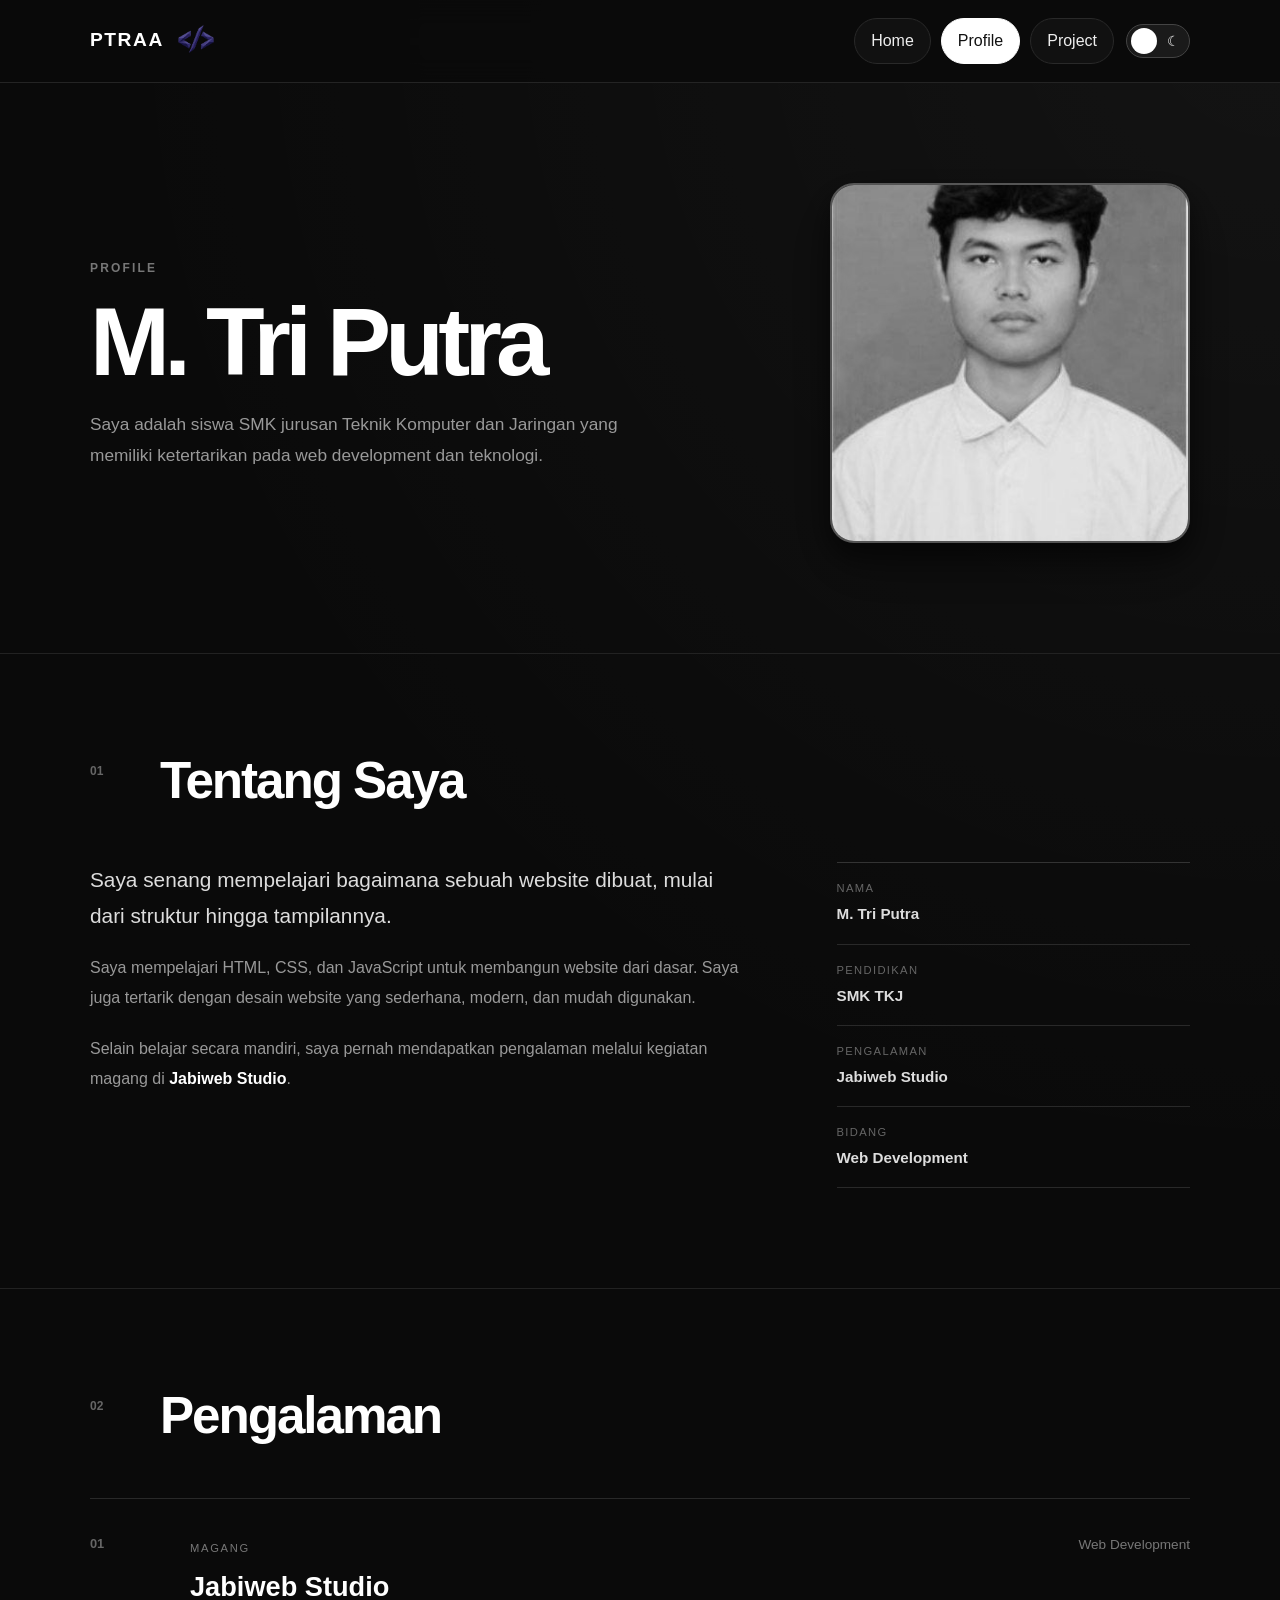
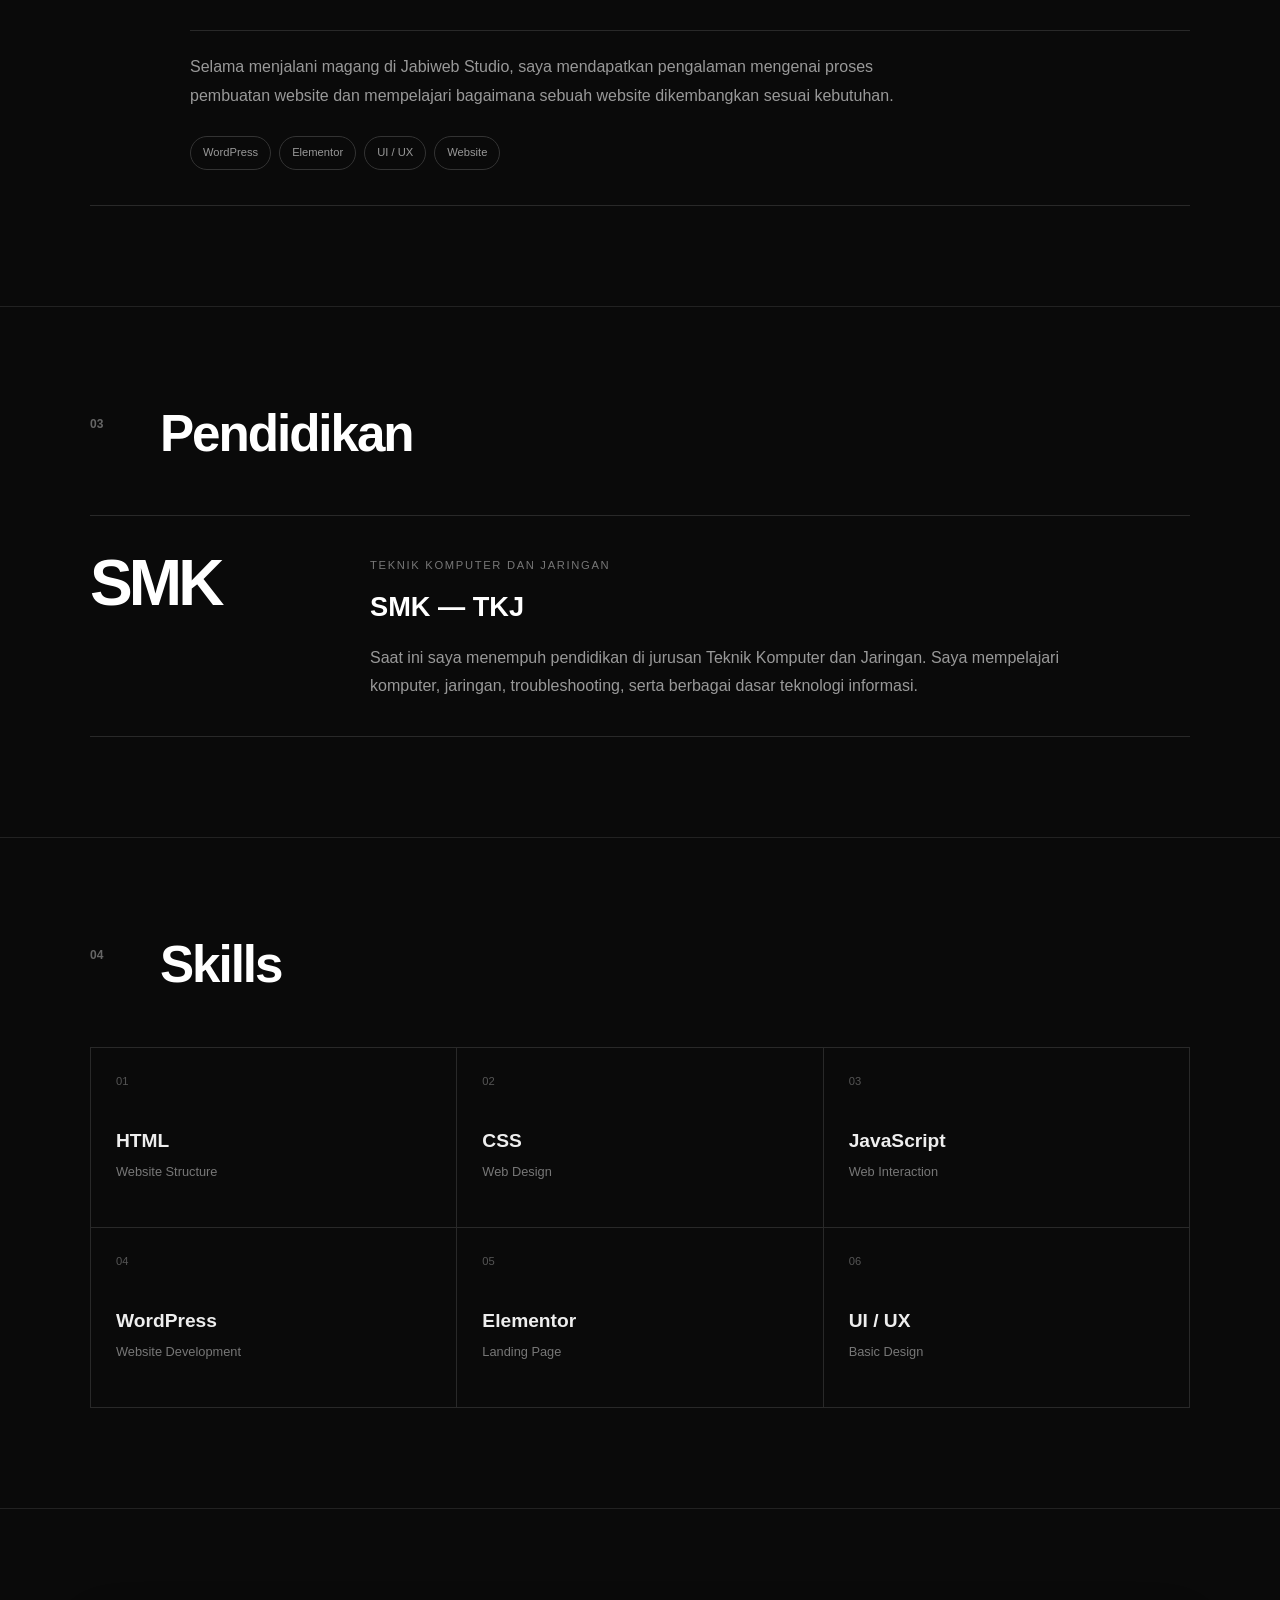
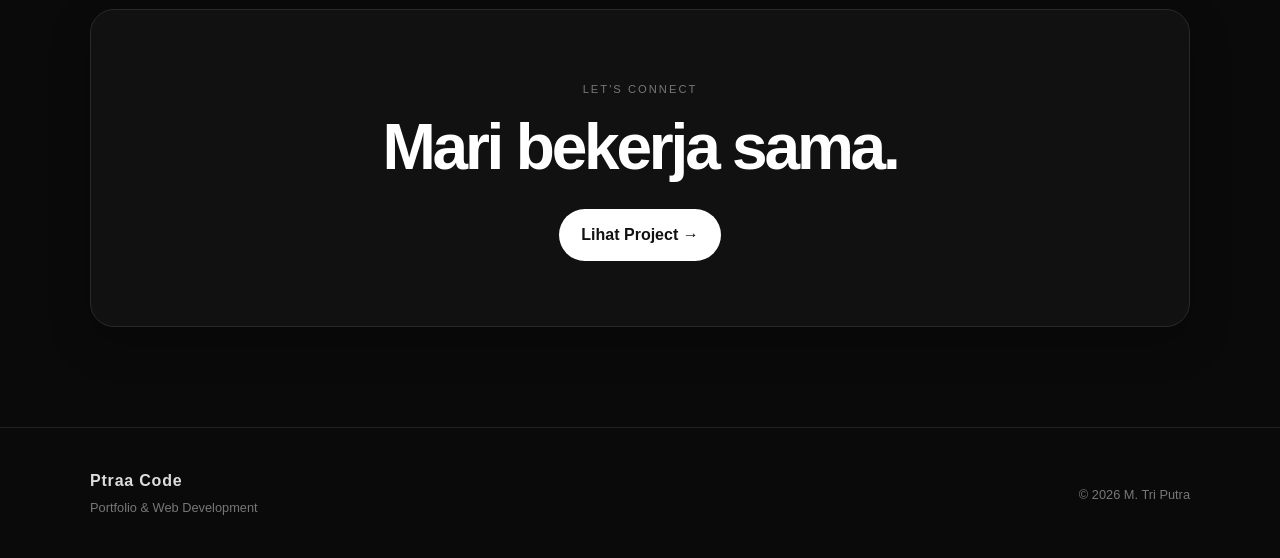
<file: profile.html>
<!DOCTYPE html>

<html lang="id">
<head>
  <meta charset="UTF-8">
  <meta name="viewport" content="width=device-width, initial-scale=1.0">
  <title>Profile | M. Tri Putra</title>
  <link rel="stylesheet" href="profile.css">
</head>

<body>

  <!-- ================= HEADER ================= -->

  <header>
  <div class="container">
    <nav>

      <a href="index.html" class="brand">
        <span>PTRAA</span>
        <img src="img/logo.jpg" alt="Ptraa Code">
      </a>

      <div class="nav-right">

        <div class="nav-links" id="navLinks">
          <a href="index.html">Home</a>
          <a href="profile.html" class="active">Profile</a>
          <a href="project.html">Project</a>
        </div>

        <button
          class="theme-toggle"
          id="themeToggle"
          aria-label="Ganti tema"
        >
          <span class="toggle-circle"></span>
          <span class="theme-icon moon">☾</span>
          <span class="theme-icon sun">☀</span>
        </button>

        <button
          class="menu-toggle"
          id="menuToggle"
          aria-label="Buka menu"
          aria-expanded="false"
        >
          <span></span>
          <span></span>
          <span></span>
        </button>

      </div>

    </nav>
  </div>
</header>

  <!-- ================= PROFILE ================= -->

  <main>


<!-- INTRO -->
<section class="profile-intro">
  <div class="container">

    <div class="intro-grid">

      <div class="intro-text">

        <span class="small-title">
          PROFILE
        </span>

        <h1>
          M. Tri Putra
        </h1>

        <p>
          Saya adalah siswa SMK jurusan Teknik Komputer
          dan Jaringan yang memiliki ketertarikan pada
          web development dan teknologi.
        </p>

      </div>

      <div class="intro-photo">
        <img
          src="img/ptraa.jpg"
          alt="M. Tri Putra"
        >
      </div>

    </div>

  </div>
</section>


<!-- ABOUT -->
<section class="profile-section">
  <div class="container">

    <div class="section-title">
      <span>01</span>
      <h2>Tentang Saya</h2>
    </div>

    <div class="about-content">

      <div class="about-main">

        <p class="big-text">
          Saya senang mempelajari bagaimana sebuah
          website dibuat, mulai dari struktur hingga
          tampilannya.
        </p>

        <p>
          Saya mempelajari HTML, CSS, dan JavaScript
          untuk membangun website dari dasar. Saya juga
          tertarik dengan desain website yang sederhana,
          modern, dan mudah digunakan.
        </p>

        <p>
          Selain belajar secara mandiri, saya pernah
          mendapatkan pengalaman melalui kegiatan magang
          di <strong>Jabiweb Studio</strong>.
        </p>

      </div>

      <div class="about-info">

        <div>
          <span>Nama</span>
          <strong>M. Tri Putra</strong>
        </div>

        <div>
          <span>Pendidikan</span>
          <strong>SMK TKJ</strong>
        </div>

        <div>
          <span>Pengalaman</span>
          <strong>Jabiweb Studio</strong>
        </div>

        <div>
          <span>Bidang</span>
          <strong>Web Development</strong>
        </div>

      </div>

    </div>

  </div>
</section>


<!-- EXPERIENCE -->
<section class="profile-section">
  <div class="container">

    <div class="section-title">
      <span>02</span>
      <h2>Pengalaman</h2>
    </div>

    <div class="experience">

      <div class="experience-number">
        01
      </div>

      <div class="experience-content">

        <div class="experience-heading">

          <div>
            <span>MAGANG</span>

            <h3>
              Jabiweb Studio
            </h3>
          </div>

          <p>
            Web Development
          </p>

        </div>

        <div class="experience-line"></div>

        <p>
          Selama menjalani magang di Jabiweb Studio,
          saya mendapatkan pengalaman mengenai proses
          pembuatan website dan mempelajari bagaimana
          sebuah website dikembangkan sesuai kebutuhan.
        </p>

        <div class="tags">
          <span>WordPress</span>
          <span>Elementor</span>
          <span>UI / UX</span>
          <span>Website</span>
        </div>

      </div>

    </div>

  </div>
</section>


<!-- EDUCATION -->
<section class="profile-section">
  <div class="container">

    <div class="section-title">
      <span>03</span>
      <h2>Pendidikan</h2>
    </div>

    <div class="education">

      <div class="education-year">
        SMK
      </div>

      <div class="education-content">

        <span>
          TEKNIK KOMPUTER DAN JARINGAN
        </span>

        <h3>
          SMK — TKJ
        </h3>

        <p>
          Saat ini saya menempuh pendidikan di jurusan
          Teknik Komputer dan Jaringan. Saya mempelajari
          komputer, jaringan, troubleshooting, serta
          berbagai dasar teknologi informasi.
        </p>

      </div>

    </div>

  </div>
</section>


<!-- SKILLS -->
<section class="profile-section">
  <div class="container">

    <div class="section-title">
      <span>04</span>
      <h2>Skills</h2>
    </div>

    <div class="skills">

      <div class="skill">
        <span>01</span>
        <strong>HTML</strong>
        <p>Website Structure</p>
      </div>

      <div class="skill">
        <span>02</span>
        <strong>CSS</strong>
        <p>Web Design</p>
      </div>

      <div class="skill">
        <span>03</span>
        <strong>JavaScript</strong>
        <p>Web Interaction</p>
      </div>

      <div class="skill">
        <span>04</span>
        <strong>WordPress</strong>
        <p>Website Development</p>
      </div>

      <div class="skill">
        <span>05</span>
        <strong>Elementor</strong>
        <p>Landing Page</p>
      </div>

      <div class="skill">
        <span>06</span>
        <strong>UI / UX</strong>
        <p>Basic Design</p>
      </div>

    </div>

  </div>
</section>


<!-- CTA -->
<section class="profile-contact">
  <div class="container">

    <div class="contact-box">

      <span>
        LET'S CONNECT
      </span>

      <h2>
        Mari bekerja sama.
      </h2>

      <a
        href="project.html"
        class="btn"
      >
        Lihat Project →
      </a>

    </div>

  </div>
</section>


  </main>

  <!-- ================= FOOTER ================= -->

  <footer>
    <div class="container">


  <div class="footer-inner">

    <div>
      <strong>Ptraa Code</strong>
      <p>
        Portfolio & Web Development
      </p>
    </div>

    <p>
      © 2026 M. Tri Putra
    </p>

  </div>

</div>


  </footer>

  <script src="profile.js"></script>

  
</body>
</html>
</file>
<file: profile.css>
/* =========================================================
   GLOBAL
========================================================= */

* {
  box-sizing: border-box;
}

html {
  scroll-behavior: smooth;
}

body {
  margin: 0;
  font-family: Arial, Helvetica, sans-serif;
  background:
    radial-gradient(
      circle at top right,
      rgba(255, 255, 255, 0.04),
      transparent 30%
    ),
    #0a0a0a;
  color: #f5f5f5;
  line-height: 1.6;
}

img {
  max-width: 100%;
}

.container {
  width: min(1100px, calc(100% - 32px));
  margin: 0 auto;
}


/* =========================================================
   HEADER
========================================================= */

header {
  position: sticky;
  top: 0;
  z-index: 1000;
  background: rgba(10, 10, 10, 0.92);
  border-bottom: 1px solid #242424;
  backdrop-filter: blur(14px);
  -webkit-backdrop-filter: blur(14px);
}

nav {
  min-height: 80px;
  display: flex;
  align-items: center;
  justify-content: space-between;
  padding: 18px 0;
  gap: 20px;
}

.brand {
  display: inline-flex;
  align-items: center;
  gap: 10px;
  color: #ffffff;
  text-decoration: none;
  font-size: 1.2rem;
  font-weight: 700;
  letter-spacing: 0.08em;
  text-transform: uppercase;
}

.brand img {
  width: 44px;
  height: 44px;
  object-fit: contain;
  border-radius: 8px;
}

.nav-right {
  display: flex;
  align-items: center;
  gap: 12px;
}

.nav-links {
  display: flex;
  align-items: center;
  gap: 10px;
}

.nav-links a {
  padding: 9px 16px;
  color: #eeeeee;
  background: #111111;
  border: 1px solid #292929;
  border-radius: 34px;
  text-decoration: none;
  transition:
    background 0.25s ease,
    color 0.25s ease,
    border-color 0.25s ease,
    transform 0.25s ease;
}

.nav-links a:hover {
  background: #ffffff;
  color: #111111;
  border-color: #ffffff;
  transform: translateY(-2px);
}

.nav-links a.active {
  background: #ffffff;
  color: #111111;
  border-color: #ffffff;
}


/* =========================================================
   THEME TOGGLE
========================================================= */

.theme-toggle {
  position: relative;
  width: 64px;
  min-width: 64px;
  height: 34px;
  padding: 0;
  border: 1px solid #444444;
  border-radius: 999px;
  background: #1a1a1a;
  cursor: pointer;
}

.toggle-circle {
  position: absolute;
  top: 3px;
  left: 4px;
  width: 26px;
  height: 26px;
  border-radius: 50%;
  background: #ffffff;
  transition: transform 0.35s ease;
  z-index: 2;
}

.theme-icon {
  position: absolute;
  top: 50%;
  transform: translateY(-50%);
  font-size: 14px;
  pointer-events: none;
  z-index: 3;
}

.moon {
  right: 9px;
  color: #ffffff;
}

.sun {
  left: 9px;
  color: #111111;
  opacity: 0;
}


/* =========================================================
   HAMBURGER
========================================================= */

.menu-toggle {
  display: none;
  width: 38px;
  height: 38px;
  padding: 8px;
  border: 1px solid #292929;
  border-radius: 10px;
  background: #111111;
  cursor: pointer;
  flex-direction: column;
  align-items: center;
  justify-content: center;
  gap: 4px;
}

.menu-toggle span {
  display: block;
  width: 18px;
  height: 2px;
  background: #ffffff;
  border-radius: 2px;
  transition:
    transform 0.25s ease,
    opacity 0.25s ease;
}

.menu-toggle.active span:nth-child(1) {
  transform: translateY(6px) rotate(45deg);
}

.menu-toggle.active span:nth-child(2) {
  opacity: 0;
}

.menu-toggle.active span:nth-child(3) {
  transform: translateY(-6px) rotate(-45deg);
}


/* =========================================================
   INTRO
========================================================= */

.profile-intro {
  padding: 100px 0 110px;
  border-bottom: 1px solid #222222;
}

.intro-grid {
  display: grid;
  grid-template-columns: 1fr 360px;
  align-items: center;
  gap: 80px;
}

.small-title {
  color: #777777;
  font-size: 0.75rem;
  font-weight: 700;
  letter-spacing: 0.18em;
}

.intro-text h1 {
  margin: 16px 0 22px;
  color: #ffffff;
  font-size: clamp(3.5rem, 8vw, 6rem);
  line-height: 0.95;
  letter-spacing: -0.06em;
}

.intro-text p {
  max-width: 580px;
  margin: 0;
  color: #999999;
  font-size: 1.08rem;
  line-height: 1.8;
}


/* =========================================================
   PROFILE PHOTO
========================================================= */

.intro-photo {
  position: relative;
}

.intro-photo img {
  width: 100%;
  aspect-ratio: 1 / 1;
  display: block;
  object-fit: cover;
  border: 2px solid #555555;
  border-radius: 24px;
  filter: grayscale(100%);
  box-shadow:
    0 12px 25px rgba(0, 0, 0, 0.45),
    0 25px 60px rgba(0, 0, 0, 0.35);
  transition:
    transform 0.35s ease,
    box-shadow 0.35s ease,
    border-color 0.35s ease,
    filter 0.35s ease;
}

.intro-photo img:hover {
  transform: translateY(-8px) scale(1.02);
  border-color: #ffffff;
  filter: grayscale(0%);
  box-shadow:
    0 18px 35px rgba(0, 0, 0, 0.55),
    0 35px 80px rgba(0, 0, 0, 0.45);
}


/* =========================================================
   SECTION
========================================================= */

.profile-section {
  padding: 100px 0;
  border-bottom: 1px solid #222222;
}

.section-title {
  display: grid;
  grid-template-columns: 50px 1fr;
  gap: 20px;
  margin-bottom: 55px;
}

.section-title > span {
  padding-top: 8px;
  color: #666666;
  font-size: 0.75rem;
  font-weight: 700;
}

.section-title h2 {
  margin: 0;
  color: #ffffff;
  font-size: clamp(2rem, 4vw, 3.2rem);
  line-height: 1.05;
  letter-spacing: -0.04em;
}


/* =========================================================
   ABOUT
========================================================= */

.about-content {
  display: grid;
  grid-template-columns: 1.3fr 0.7fr;
  gap: 90px;
}

.about-main p {
  margin: 0 0 20px;
  color: #999999;
  line-height: 1.9;
}

.about-main .big-text {
  color: #dddddd;
  font-size: 1.3rem;
  line-height: 1.7;
}

.about-main strong {
  color: #ffffff;
}

.about-info {
  border-top: 1px solid #333333;
}

.about-info > div {
  display: flex;
  flex-direction: column;
  gap: 4px;
  padding: 17px 0;
  border-bottom: 1px solid #292929;
}

.about-info span {
  color: #666666;
  font-size: 0.7rem;
  text-transform: uppercase;
  letter-spacing: 0.12em;
}

.about-info strong {
  color: #dddddd;
  font-size: 0.95rem;
}


/* =========================================================
   EXPERIENCE
========================================================= */

.experience {
  display: grid;
  grid-template-columns: 70px 1fr;
  gap: 30px;
  padding: 35px 0;
  border-top: 1px solid #292929;
  border-bottom: 1px solid #292929;
}

.experience-number {
  color: #666666;
  font-size: 0.8rem;
  font-weight: 700;
}

.experience-heading {
  display: flex;
  align-items: flex-start;
  justify-content: space-between;
  gap: 20px;
}

.experience-heading span {
  color: #777777;
  font-size: 0.7rem;
  letter-spacing: 0.15em;
}

.experience-heading h3 {
  margin: 5px 0 0;
  color: #ffffff;
  font-size: 1.7rem;
}

.experience-heading p {
  margin: 0;
  color: #777777;
  font-size: 0.85rem;
}

.experience-line {
  height: 1px;
  margin: 22px 0;
  background: #292929;
}

.experience-content > p {
  max-width: 720px;
  color: #999999;
  line-height: 1.8;
}

.tags {
  display: flex;
  flex-wrap: wrap;
  gap: 8px;
  margin-top: 25px;
}

.tags span {
  padding: 7px 12px;
  color: #999999;
  border: 1px solid #333333;
  border-radius: 999px;
  font-size: 0.7rem;
}


/* =========================================================
   EDUCATION
========================================================= */

.education {
  display: grid;
  grid-template-columns: 220px 1fr;
  gap: 60px;
  padding: 35px 0;
  border-top: 1px solid #292929;
  border-bottom: 1px solid #292929;
}

.education-year {
  color: #ffffff;
  font-size: 4rem;
  font-weight: 700;
  line-height: 1;
  letter-spacing: -0.06em;
}

.education-content > span {
  color: #777777;
  font-size: 0.7rem;
  letter-spacing: 0.15em;
}

.education-content h3 {
  margin: 8px 0 15px;
  color: #ffffff;
  font-size: 1.7rem;
}

.education-content p {
  max-width: 700px;
  margin: 0;
  color: #999999;
  line-height: 1.8;
}


/* =========================================================
   SKILLS
========================================================= */

.skills {
  display: grid;
  grid-template-columns: repeat(3, 1fr);
  border-top: 1px solid #292929;
  border-left: 1px solid #292929;
}

.skill {
  min-height: 180px;
  padding: 25px;
  border-right: 1px solid #292929;
  border-bottom: 1px solid #292929;
  transition:
    background 0.25s ease,
    transform 0.25s ease;
}

.skill:hover {
  background: rgba(46, 1, 88, 0.555);
  transform: translateY(-3px);
}

.skill span {
  display: block;
  margin-bottom: 35px;
  color: #555555;
  font-size: 0.7rem;
}

.skill strong {
  display: block;
  color: #eeeeee;
  font-size: 1.2rem;
}

.skill p {
  margin: 5px 0 0;
  color: #777777;
  font-size: 0.8rem;
}


/* =========================================================
   CTA
========================================================= */

.profile-contact {
  padding: 100px 0;
}

.contact-box {
  padding: 65px;
  text-align: center;
  background: #111111;
  border: 1px solid #292929;
  border-radius: 24px;
  box-shadow: 0 15px 40px rgba(0, 0, 0, 0.25);
}

.contact-box > span {
  color: #777777;
  font-size: 0.7rem;
  letter-spacing: 0.18em;
}

.contact-box h2 {
  margin: 15px 0 30px;
  color: #ffffff;
  font-size: clamp(2.2rem, 5vw, 4rem);
  line-height: 1;
  letter-spacing: -0.05em;
}

.btn {
  display: inline-block;
  padding: 13px 22px;
  color: #111111;
  background: #ffffff;
  border-radius: 999px;
  text-decoration: none;
  font-weight: 700;
  transition:
    transform 0.25s ease,
    background 0.25s ease;
}

.btn:hover {
  background: #dddddd;
  transform: translateY(-2px);
}


/* =========================================================
   FOOTER
========================================================= */

footer {
  background: #0a0a0a;
  color: #777777;
  border-top: 1px solid #222222;
}

.footer-inner {
  min-height: 130px;
  display: flex;
  align-items: center;
  justify-content: space-between;
  gap: 30px;
}

.footer-inner strong {
  color: #dddddd;
  letter-spacing: 0.05em;
}

.footer-inner p {
  margin: 4px 0 0;
  font-size: 0.8rem;
}


/* =========================================================
   LIGHT MODE
========================================================= */

body.light-mode {
  background: #f4f1ec;
  color: #171717;
}

body.light-mode header {
  background: rgba(255, 255, 255, 0.92);
  border-bottom-color: #e5e5e5;
  box-shadow: 0 4px 20px rgba(0, 0, 0, 0.04);
}

body.light-mode .brand {
  color: #111111;
}

body.light-mode .nav-links a {
  background: #ffffff;
  color: #111111;
  border-color: #dddddd;
}

body.light-mode .nav-links a:hover,
body.light-mode .nav-links a.active {
  background: #111111;
  color: #ffffff;
  border-color: #111111;
}

body.light-mode .menu-toggle {
  background: #ffffff;
  border-color: #dddddd;
}

body.light-mode .menu-toggle span {
  background: #111111;
}

body.light-mode .theme-toggle {
  background: #e2e2e2;
  border-color: #cccccc;
}

body.light-mode .toggle-circle {
  transform: translateX(30px);
  background: #111111;
}

body.light-mode .moon {
  opacity: 0;
}

body.light-mode .sun {
  opacity: 1;
}

body.light-mode .profile-intro,
body.light-mode .profile-section {
  border-color: #ddd8d1;
}

body.light-mode .small-title {
  color: #777777;
}

body.light-mode .intro-text h1 {
  color: #111111;
}

body.light-mode .intro-text p {
  color: #68645f;
}

body.light-mode .intro-photo img {
  border-color: #222222;
  filter: grayscale(100%);
  box-shadow:
    0 12px 25px rgba(0, 0, 0, 0.12),
    0 25px 55px rgba(0, 0, 0, 0.08);
}

body.light-mode .intro-photo img:hover {
  border-color: #111111;
  filter: grayscale(0%);
  box-shadow:
    0 18px 35px rgba(0, 0, 0, 0.22),
    0 35px 70px rgba(0, 0, 0, 0.15);
}

body.light-mode .section-title h2 {
  color: #111111;
}

body.light-mode .section-title > span {
  color: #999999;
}

body.light-mode .about-main p {
  color: #68645f;
}

body.light-mode .about-main .big-text {
  color: #292725;
}

body.light-mode .about-main strong {
  color: #111111;
}

body.light-mode .about-info {
  border-color: #d8d4ce;
}

body.light-mode .about-info > div {
  border-color: #ddd8d1;
}

body.light-mode .about-info span {
  color: #999999;
}

body.light-mode .about-info strong {
  color: #292725;
}

body.light-mode .experience {
  border-color: #ddd8d1;
}

body.light-mode .experience-number,
body.light-mode .experience-heading span,
body.light-mode .experience-heading p {
  color: #999999;
}

body.light-mode .experience-heading h3 {
  color: #111111;
}

body.light-mode .experience-line {
  background: #ddd8d1;
}

body.light-mode .experience-content > p {
  color: #68645f;
}

body.light-mode .tags span {
  color: #666666;
  border-color: #d5d1cb;
}

body.light-mode .education {
  border-color: #ddd8d1;
}

body.light-mode .education-year,
body.light-mode .education-content h3 {
  color: #111111;
}

body.light-mode .education-content > span {
  color: #999999;
}

body.light-mode .education-content p {
  color: #68645f;
}

body.light-mode .skills {
  border-color: #ddd8d1;
}

body.light-mode .skill {
  border-color: #ddd8d1;
}

body.light-mode .skill:hover {
  background: #ffffff;
}

body.light-mode .skill span {
  color: #aaaaaa;
}

body.light-mode .skill strong {
  color: #222222;
}

body.light-mode .skill p {
  color: #777777;
}

body.light-mode .contact-box {
  background: #ffffff;
  border-color: #dddddd;
  box-shadow: 0 15px 40px rgba(0, 0, 0, 0.08);
}

body.light-mode .contact-box h2 {
  color: #111111;
}

body.light-mode .contact-box .btn {
  background: #111111;
  color: #ffffff;
}

body.light-mode footer {
  background: #f4f1ec;
  border-color: #e2dfda;
}

body.light-mode .footer-inner strong {
  color: #222222;
}


/* =========================================================
   TABLET
   601px - 900px
========================================================= */

@media (max-width: 900px) {

  .container {
    width: min(100% - 40px, 760px);
  }

  nav {
    min-height: 74px;
  }

  .nav-links {
    gap: 6px;
  }

  .nav-links a {
    padding: 8px 13px;
    font-size: 0.88rem;
  }

  .theme-toggle {
    width: 60px;
    min-width: 60px;
  }

  .profile-intro {
    padding: 75px 0 85px;
  }

  .intro-grid {
    grid-template-columns: 1fr 280px;
    gap: 40px;
  }

  .intro-text h1 {
    font-size: clamp(3rem, 7vw, 5rem);
  }

  .about-content {
    grid-template-columns: 1fr;
    gap: 50px;
  }

  .education {
    grid-template-columns: 150px 1fr;
    gap: 35px;
  }

  .skills {
    grid-template-columns: repeat(2, 1fr);
  }

  .profile-section {
    padding: 80px 0;
  }
}


/* =========================================================
   MOBILE
   <= 600px
========================================================= */


@media (max-width:600px) {

  .container {
    width: calc(100% - 28px);
  }

  /* ================= HEADER ================= */

  nav {
    min-height: 68px;
    padding: 14px 0;
    gap: 8px;
  }

  .brand {
    gap: 8px;
  }

  .brand span {
    display: inline;
    font-size: 1rem;
  }

  .brand img {
    width: 38px;
    height: 38px;
  }

  .nav-right {
    position: relative;
    display: flex;
    align-items: center;
    gap: 6px;
    margin-left: auto;
  }

  .nav-links {
    display: none;
    position: absolute;
    top: 48px;
    right: 0;
    width: 180px;
    padding: 8px;
    flex-direction: column;
    align-items: stretch;
    gap: 5px;
    background: #111;
    border: 1px solid #292929;
    border-radius: 14px;
    box-shadow: 0 12px 30px rgba(0,0,0,.35);
    z-index: 1001;
  }

  .nav-links.active {
    display: flex;
  }

  .nav-links a {
    padding: 10px 12px;
    font-size: .8rem;
    text-align: left;
  }

  /* THEME */

  .theme-toggle {
    order: 1;
    width: 52px;
    min-width: 52px;
    height: 30px;
  }

  .toggle-circle {
    width: 22px;
    height: 22px;
    top: 3px;
    left: 3px;
  }

  body.light-mode .toggle-circle {
    transform: translateX(24px);
  }

  .theme-icon {
    font-size: 12px;
  }

  .moon {
    right: 7px;
  }

  .sun {
    left: 7px;
  }

  /* HAMBURGER */

  .menu-toggle {
    order: 2;
    display: flex;
    width: 38px;
    height: 38px;
    padding: 8px;
    flex-direction: column;
    justify-content: center;
    align-items: center;
    gap: 4px;
    background: #111;
    border: 1px solid #292929;
    border-radius: 10px;
    cursor: pointer;
  }

  .menu-toggle span {
    width: 18px;
    height: 2px;
    background: #fff;
    border-radius: 2px;
    transition: .25s ease;
  }

  .menu-toggle.active span:nth-child(1) {
    transform: translateY(6px) rotate(45deg);
  }

  .menu-toggle.active span:nth-child(2) {
    opacity: 0;
  }

  .menu-toggle.active span:nth-child(3) {
    transform: translateY(-6px) rotate(-45deg);
  }

  body.light-mode .nav-links {
    background: #fff;
    border-color: #ddd;
    box-shadow: 0 12px 30px rgba(0,0,0,.12);
  }

  body.light-mode .menu-toggle {
    background: #fff;
    border-color: #ddd;
  }

  body.light-mode .menu-toggle span {
    background: #111;
  }


  /* ================= INTRO ================= */

  .profile-intro {
    padding: 70px 0 75px;
  }

  .intro-grid {
    grid-template-columns: 1fr;
    gap: 50px;
  }

  .small-title {
    font-size: .72rem;
  }

  .intro-text h1 {
    margin: 16px 0 22px;
    font-size: clamp(3rem, 12vw, 4.5rem);
  }

  .intro-text p {
    max-width: 650px;
    font-size: 1rem;
    line-height: 1.8;
  }

  .intro-photo {
    width: min(100%, 420px);
  }

  .intro-photo img {
    border-radius: 22px;
  }


  /* ================= SECTION ================= */

  .profile-section {
    padding: 75px 0;
  }

  .section-title {
    grid-template-columns: 40px 1fr;
    gap: 15px;
    margin-bottom: 45px;
  }

  .section-title h2 {
    font-size: 2.4rem;
  }


  /* ================= ABOUT ================= */

  .about-content {
    grid-template-columns: 1fr;
    gap: 45px;
  }

  .about-main .big-text {
    font-size: 1.2rem;
  }

  .about-main p {
    line-height: 1.85;
  }


  /* ================= EXPERIENCE ================= */

  .experience {
    grid-template-columns: 60px 1fr;
    gap: 25px;
    padding: 32px 0;
  }

  .experience-heading {
    flex-direction: column;
    gap: 8px;
  }

  .experience-heading h3 {
    font-size: 1.6rem;
  }


  /* ================= EDUCATION ================= */

  .education {
    grid-template-columns: 150px 1fr;
    gap: 30px;
  }

  .education-year {
    font-size: 3.2rem;
  }


  /* ================= SKILLS ================= */

  .skills {
    grid-template-columns: repeat(2, 1fr);
  }

  .skill {
    min-height: 165px;
    padding: 22px;
  }


  /* ================= CONTACT ================= */

  .profile-contact {
    padding: 75px 0;
  }

  .contact-box {
    padding: 50px 30px;
    border-radius: 22px;
  }

  .contact-box h2 {
    font-size: 2.7rem;
  }


  /* ================= FOOTER ================= */

  .footer-inner {
    min-height: 110px;
    flex-direction: column;
    align-items: flex-start;
    justify-content: center;
    gap: 5px;
  }
}


/* ================= SMALL MOBILE ================= */

@media (max-width:400px) {

  .container {
    width: calc(100% - 22px);
  }

  .brand img {
    width: 34px;
    height: 34px;
  }

  .theme-toggle {
    width: 48px;
    min-width: 48px;
    height: 28px;
  }

  .toggle-circle {
    width: 21px;
    height: 21px;
  }

  body.light-mode .toggle-circle {
    transform: translateX(21px);
  }

  .menu-toggle {
    width: 36px;
    height: 36px;
  }

  .nav-links {
    top: 44px;
    width: 170px;
  }

  .profile-intro {
    padding: 55px 0 60px;
  }

  .intro-text h1 {
    font-size: 2.8rem;
  }

  .intro-text p {
    font-size: .92rem;
  }

  .profile-section {
    padding: 60px 0;
  }

  .section-title h2 {
    font-size: 2rem;
  }

  .about-main .big-text {
    font-size: 1.1rem;
  }

  .experience {
    grid-template-columns: 1fr;
    gap: 15px;
  }

  .education {
    grid-template-columns: 1fr;
    gap: 25px;
  }

  .education-year {
    font-size: 2.8rem;
  }

  .skills {
    grid-template-columns: 1fr;
  }

  .contact-box {
    padding: 45px 20px;
  }

  .contact-box h2 {
    font-size: 2.2rem;
  }
}


body {
  animation: pageFadeIn 0.9s cubic-bezier(0.22, 1, 0.36, 1);
}

@keyframes pageFadeIn {
  from {
    opacity: 0;
    transform: translateY(20px);
  }

  to {
    opacity: 1;
    transform: translateY(0);
  }
}
</file>
